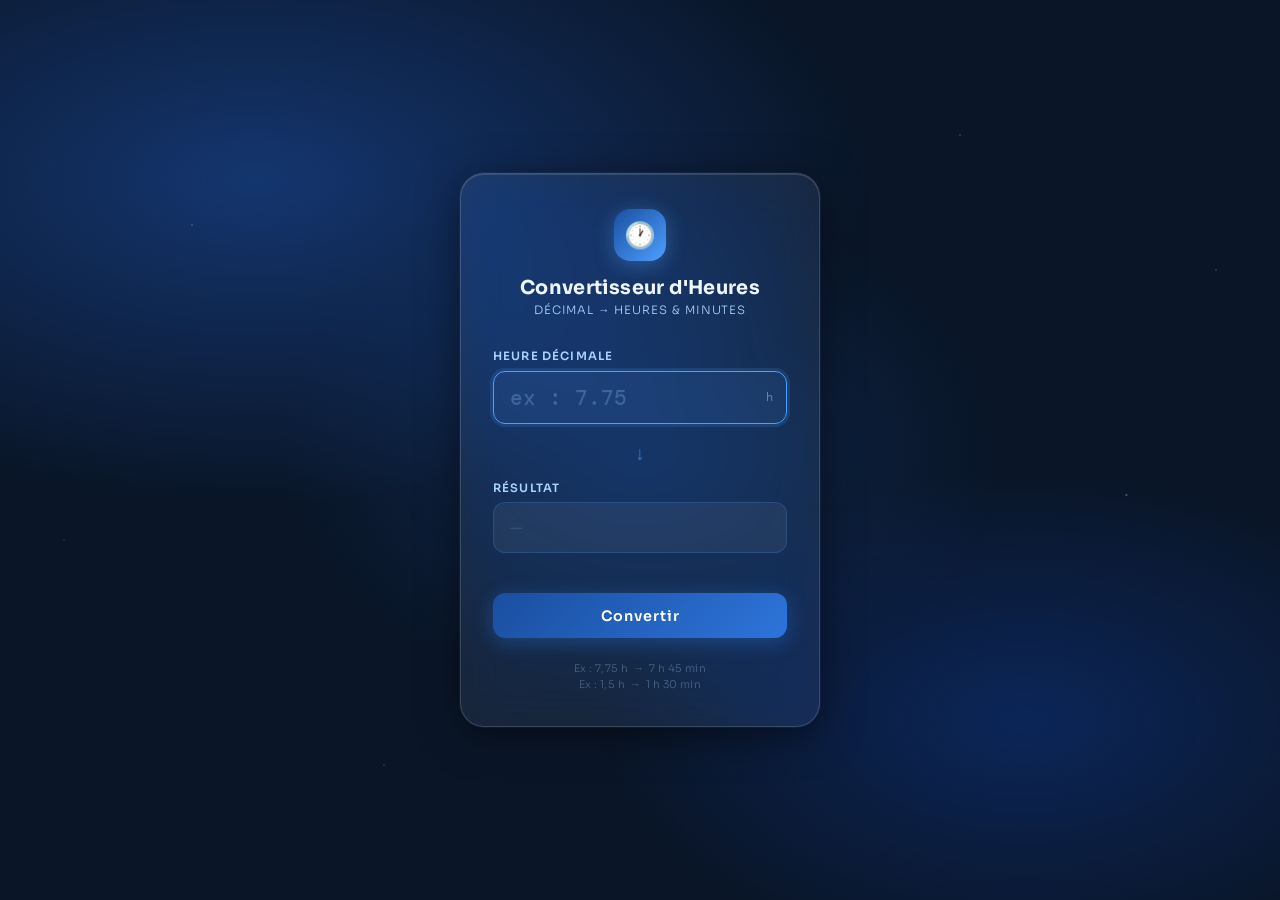
<file: convertisseur_heures.html>
<!DOCTYPE html>
<html lang="fr">
<head>
  <meta charset="UTF-8">
  <meta name="viewport" content="width=device-width, initial-scale=1.0, maximum-scale=1.0">
  <title>Convertisseur d'Heures</title>
  <link href="https://fonts.googleapis.com/css2?family=DM+Mono:wght@400;500&family=Sora:wght@300;400;600;700&display=swap" rel="stylesheet">
  <style>
    *, *::before, *::after { box-sizing: border-box; margin: 0; padding: 0; }

    :root {
      --blue-deep:    #0a1628;
      --blue-mid:     #0d2147;
      --blue-bright:  #1a4fa0;
      --blue-light:   #2d74da;
      --blue-glow:    #4d9fff;
      --blue-sky:     #a8d4ff;
      --gold:         #f5c842;
      --white:        #f0f6ff;
      --glass-bg:     rgba(255,255,255,0.07);
      --glass-border: rgba(255,255,255,0.15);
    }

    html, body {
      height: 100%;
      background: var(--blue-deep);
      font-family: 'Sora', sans-serif;
      color: var(--white);
      overflow: hidden;
    }

    /* Animated background */
    body::before {
      content: '';
      position: fixed;
      inset: 0;
      background:
        radial-gradient(ellipse 80% 60% at 20% 20%, rgba(29,80,170,0.55) 0%, transparent 60%),
        radial-gradient(ellipse 60% 50% at 80% 80%, rgba(13,45,110,0.7) 0%, transparent 55%),
        radial-gradient(ellipse 40% 40% at 50% 50%, rgba(26,79,160,0.3) 0%, transparent 70%);
      animation: bgShift 8s ease-in-out infinite alternate;
      pointer-events: none;
    }

    @keyframes bgShift {
      0%   { opacity: 1; }
      100% { opacity: 0.7; filter: hue-rotate(15deg); }
    }

    /* Stars */
    body::after {
      content: '';
      position: fixed;
      inset: 0;
      background-image:
        radial-gradient(1px 1px at 15% 25%, rgba(168,212,255,0.6) 0%, transparent 100%),
        radial-gradient(1px 1px at 75% 15%, rgba(168,212,255,0.5) 0%, transparent 100%),
        radial-gradient(1px 1px at 40% 70%, rgba(168,212,255,0.4) 0%, transparent 100%),
        radial-gradient(1.5px 1.5px at 88% 55%, rgba(168,212,255,0.5) 0%, transparent 100%),
        radial-gradient(1px 1px at 60% 40%, rgba(168,212,255,0.3) 0%, transparent 100%),
        radial-gradient(1px 1px at 30% 85%, rgba(168,212,255,0.4) 0%, transparent 100%),
        radial-gradient(1px 1px at 95% 30%, rgba(168,212,255,0.5) 0%, transparent 100%),
        radial-gradient(1px 1px at 5%  60%, rgba(168,212,255,0.3) 0%, transparent 100%);
      pointer-events: none;
      animation: twinkle 4s ease-in-out infinite alternate;
    }

    @keyframes twinkle {
      0%   { opacity: 0.6; }
      100% { opacity: 1; }
    }

    /* Layout */
    .screen {
      position: relative;
      z-index: 1;
      height: 100vh;
      display: flex;
      align-items: center;
      justify-content: center;
      padding: 1.5rem;
    }

    .card {
      background: var(--glass-bg);
      backdrop-filter: blur(20px) saturate(1.5);
      -webkit-backdrop-filter: blur(20px) saturate(1.5);
      border: 1px solid var(--glass-border);
      border-radius: 24px;
      padding: 2.2rem 2rem 2rem;
      width: 100%;
      max-width: 360px;
      box-shadow:
        0 0 0 1px rgba(77,159,255,0.08),
        0 8px 40px rgba(0,0,0,0.5),
        inset 0 1px 0 rgba(255,255,255,0.12);
      animation: cardIn 0.6s cubic-bezier(0.22,1,0.36,1) both;
    }

    @keyframes cardIn {
      from { opacity: 0; transform: translateY(24px) scale(0.96); }
      to   { opacity: 1; transform: translateY(0)    scale(1); }
    }

    /* Header */
    .header {
      text-align: center;
      margin-bottom: 2rem;
    }

    .icon-wrap {
      width: 52px;
      height: 52px;
      margin: 0 auto 0.9rem;
      background: linear-gradient(135deg, var(--blue-bright), var(--blue-glow));
      border-radius: 16px;
      display: flex;
      align-items: center;
      justify-content: center;
      box-shadow: 0 4px 20px rgba(77,159,255,0.4);
      font-size: 1.6rem;
    }

    h1 {
      font-size: 1.2rem;
      font-weight: 700;
      letter-spacing: 0.02em;
      color: var(--white);
    }

    .subtitle {
      font-size: 0.72rem;
      font-weight: 300;
      color: var(--blue-sky);
      margin-top: 0.2rem;
      letter-spacing: 0.08em;
      text-transform: uppercase;
    }

    /* Fields */
    .field {
      margin-bottom: 1.1rem;
    }

    label {
      display: block;
      font-size: 0.72rem;
      font-weight: 600;
      letter-spacing: 0.1em;
      text-transform: uppercase;
      color: var(--blue-sky);
      margin-bottom: 0.45rem;
    }

    .input-wrap {
      position: relative;
    }

    .input-wrap .unit {
      position: absolute;
      right: 14px;
      top: 50%;
      transform: translateY(-50%);
      font-family: 'DM Mono', monospace;
      font-size: 0.75rem;
      color: rgba(168,212,255,0.5);
      pointer-events: none;
    }

    input[type="number"], .result-box {
      width: 100%;
      background: rgba(255,255,255,0.06);
      border: 1px solid rgba(255,255,255,0.12);
      border-radius: 12px;
      padding: 0.75rem 3rem 0.75rem 1rem;
      font-family: 'DM Mono', monospace;
      font-size: 1.3rem;
      font-weight: 500;
      color: var(--white);
      outline: none;
      transition: border-color 0.2s, box-shadow 0.2s, background 0.2s;
      -webkit-appearance: none;
      appearance: none;
    }

    input[type="number"]:focus {
      border-color: var(--blue-glow);
      background: rgba(77,159,255,0.1);
      box-shadow: 0 0 0 3px rgba(77,159,255,0.15);
    }

    input[type="number"]::placeholder {
      color: rgba(168,212,255,0.25);
    }

    /* Remove arrows */
    input[type="number"]::-webkit-outer-spin-button,
    input[type="number"]::-webkit-inner-spin-button { -webkit-appearance: none; }
    input[type="number"] { -moz-appearance: textfield; }

    /* Divider arrow */
    .arrow-divider {
      text-align: center;
      margin: 0.2rem 0 0.9rem;
      font-size: 1.2rem;
      color: var(--blue-glow);
      opacity: 0.6;
      animation: bounce 2s ease-in-out infinite;
    }

    @keyframes bounce {
      0%,100% { transform: translateY(0); }
      50%      { transform: translateY(4px); }
    }

    /* Result box */
    .result-box {
      cursor: default;
      min-height: 3.2rem;
      display: flex;
      align-items: center;
      border-color: rgba(77,159,255,0.2);
      transition: all 0.35s cubic-bezier(0.22,1,0.36,1);
    }

    .result-box.has-value {
      border-color: var(--gold);
      background: rgba(245,200,66,0.08);
      box-shadow: 0 0 0 3px rgba(245,200,66,0.1), 0 4px 16px rgba(0,0,0,0.3);
      color: var(--gold);
    }

    .result-text {
      font-size: 1.3rem;
      font-weight: 500;
      width: 100%;
    }

    .placeholder-text {
      font-size: 0.85rem;
      color: rgba(168,212,255,0.2);
      font-family: 'Sora', sans-serif;
      font-weight: 300;
    }

    /* Button */
    .btn-convert {
      width: 100%;
      margin-top: 1.4rem;
      padding: 0.85rem;
      background: linear-gradient(135deg, var(--blue-bright) 0%, var(--blue-light) 100%);
      border: none;
      border-radius: 12px;
      font-family: 'Sora', sans-serif;
      font-size: 0.9rem;
      font-weight: 600;
      letter-spacing: 0.06em;
      color: #fff;
      cursor: pointer;
      box-shadow: 0 4px 20px rgba(45,116,218,0.4);
      transition: transform 0.15s, box-shadow 0.15s, filter 0.15s;
      -webkit-tap-highlight-color: transparent;
    }

    .btn-convert:active {
      transform: scale(0.97);
      box-shadow: 0 2px 10px rgba(45,116,218,0.3);
      filter: brightness(0.9);
    }

    /* Info pill */
    .info {
      margin-top: 1.4rem;
      text-align: center;
      font-size: 0.66rem;
      font-weight: 300;
      color: rgba(168,212,255,0.35);
      letter-spacing: 0.04em;
      line-height: 1.6;
    }

    /* Shake animation for error */
    @keyframes shake {
      0%,100% { transform: translateX(0); }
      20%      { transform: translateX(-6px); }
      40%      { transform: translateX(6px); }
      60%      { transform: translateX(-4px); }
      80%      { transform: translateX(4px); }
    }
    .shake { animation: shake 0.35s ease; }
  </style>
</head>
<body>

<div class="screen">
  <div class="card">

    <div class="header">
      <div class="icon-wrap">🕐</div>
      <h1>Convertisseur d'Heures</h1>
      <div class="subtitle">Décimal → Heures &amp; Minutes</div>
    </div>

    <div class="field">
      <label>Heure décimale</label>
      <div class="input-wrap">
        <input
          type="number"
          id="inputDecimal"
          placeholder="ex : 7.75"
          min="0"
          step="0.01"
          inputmode="decimal"
          autofocus
        >
        <span class="unit">h</span>
      </div>
    </div>

    <div class="arrow-divider">↓</div>

    <div class="field">
      <label>Résultat</label>
      <div class="input-wrap">
        <div class="result-box" id="resultBox">
          <span class="placeholder-text" id="resultPlaceholder">—</span>
          <span class="result-text" id="resultText" style="display:none"></span>
        </div>
        <span class="unit" id="resultUnit" style="display:none">h min</span>
      </div>
    </div>

    <button class="btn-convert" onclick="convert()">Convertir</button>

    <div class="info">
      Ex : 7,75 h &nbsp;→&nbsp; 7 h 45 min<br>
      Ex : 1,5 h &nbsp;→&nbsp; 1 h 30 min
    </div>

  </div>
</div>

<script>
  const input  = document.getElementById('inputDecimal');
  const box    = document.getElementById('resultBox');
  const ph     = document.getElementById('resultPlaceholder');
  const rt     = document.getElementById('resultText');
  const ru     = document.getElementById('resultUnit');

  // Convert on Enter key
  input.addEventListener('keydown', e => {
    if (e.key === 'Enter') convert();
  });

  // Live conversion as user types
  input.addEventListener('input', () => {
    const val = input.value.trim();
    if (val === '' || isNaN(parseFloat(val))) {
      reset(); return;
    }
    doConvert(parseFloat(val));
  });

  function convert() {
    const raw = input.value.trim().replace(',', '.');
    const val = parseFloat(raw);

    if (raw === '' || isNaN(val) || val < 0) {
      box.classList.add('shake');
      setTimeout(() => box.classList.remove('shake'), 400);
      reset();
      return;
    }
    doConvert(val);
  }

  function doConvert(val) {
    const totalMinutes = Math.round(val * 60);
    const heures  = Math.floor(totalMinutes / 60);
    const minutes = totalMinutes % 60;

    const formatted = minutes === 0
      ? `${heures} h 00 min`
      : `${heures} h ${String(minutes).padStart(2, '0')} min`;

    ph.style.display  = 'none';
    rt.style.display  = 'block';
    ru.style.display  = 'block';
    rt.textContent    = formatted;
    box.classList.add('has-value');
  }

  function reset() {
    ph.style.display  = 'inline';
    rt.style.display  = 'none';
    ru.style.display  = 'none';
    rt.textContent    = '';
    box.classList.remove('has-value');
  }
</script>

</body>
</html>
</file>
